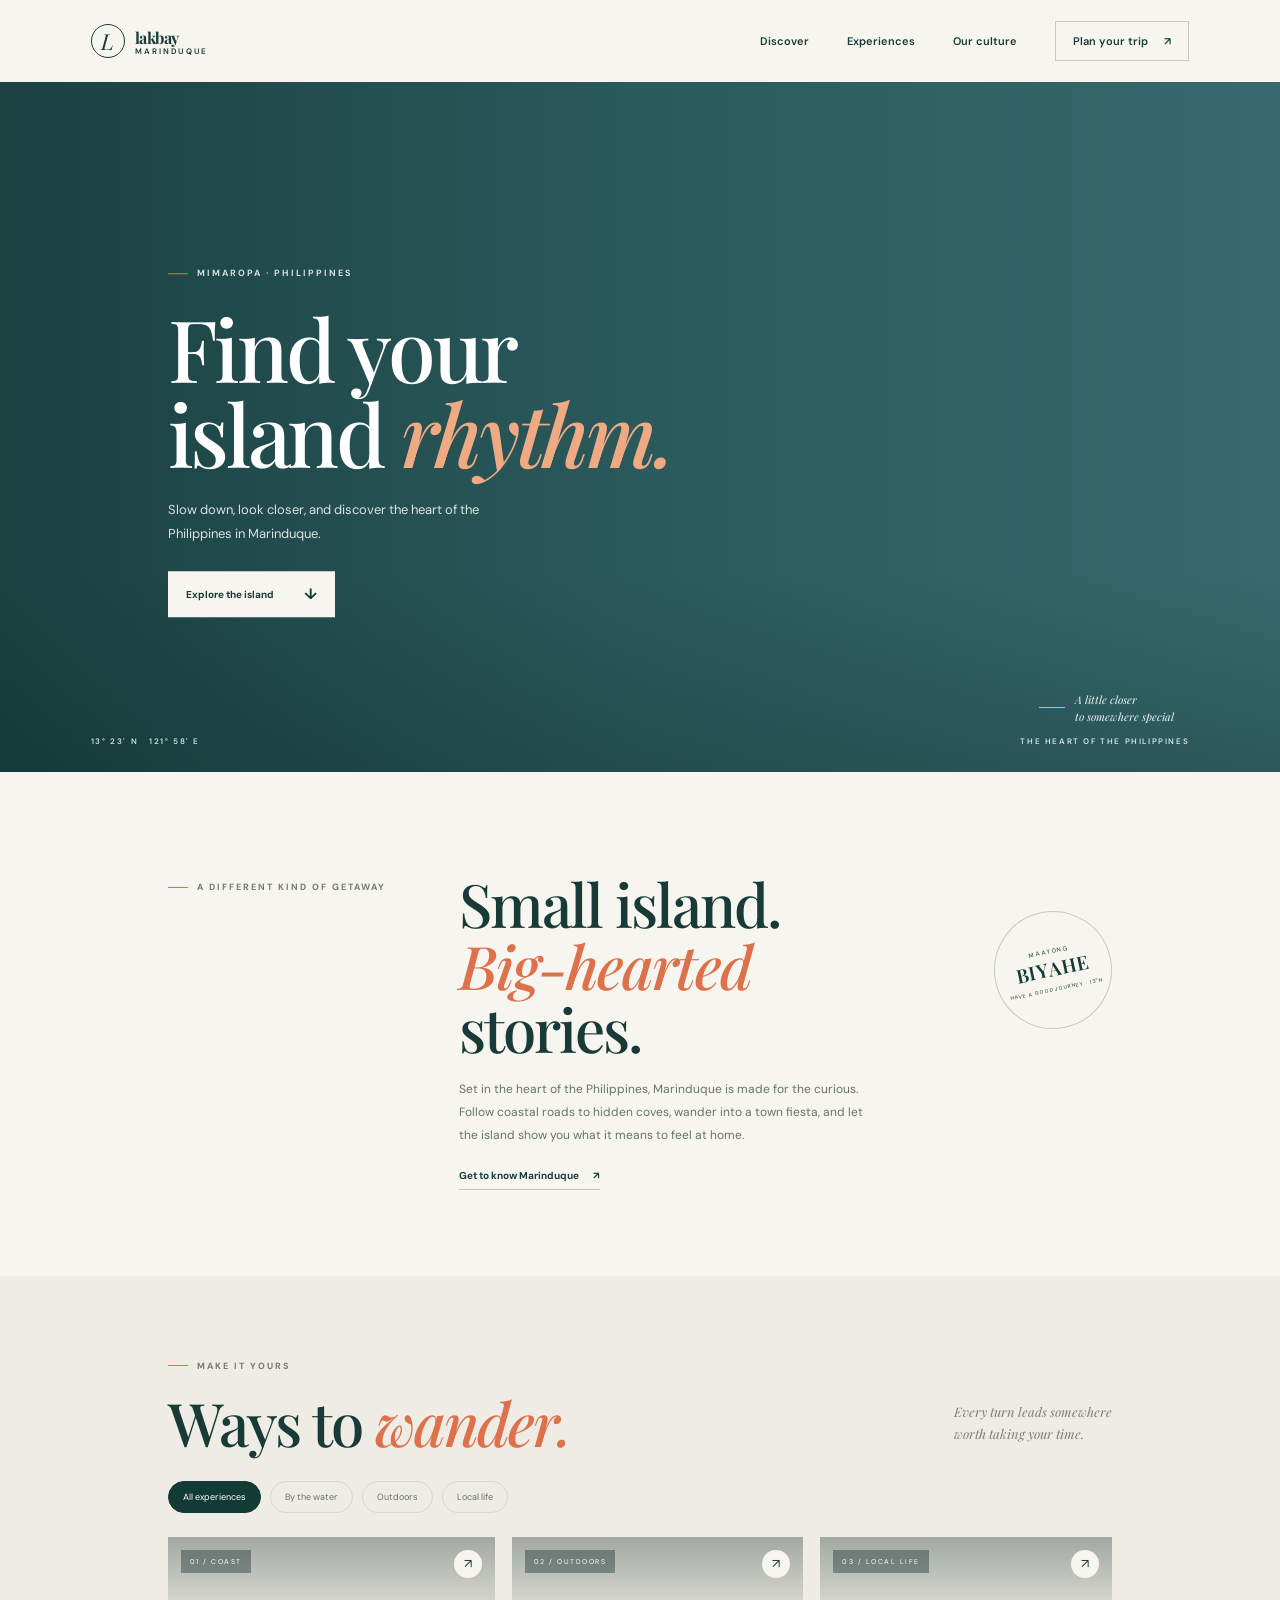
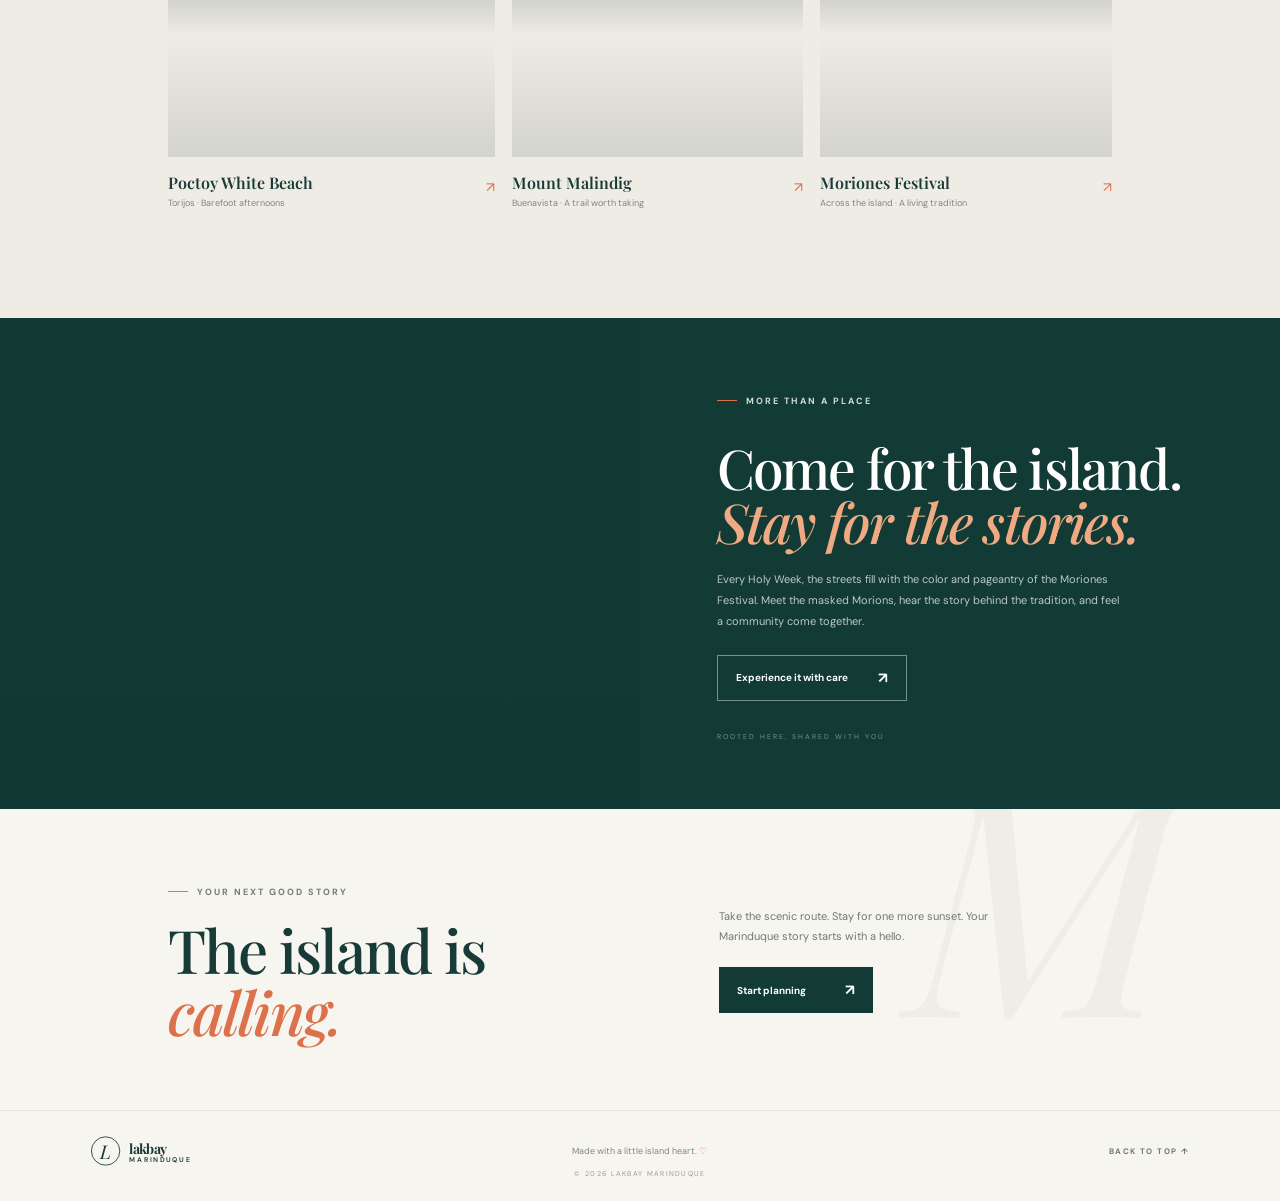
<file: index.html>
<!doctype html>
<html lang="en">
  <head>
    <meta charset="utf-8">
    <meta name="viewport" content="width=device-width, initial-scale=1">
    <meta name="theme-color" content="#f7f5ef">
    <meta name="description" content="Find your own island rhythm in Marinduque. Explore quiet beaches, mountain trails, and the traditions of the heart of the Philippines.">
    <title>Lakbay Marinduque — Find your island rhythm</title>
    <link rel="preconnect" href="https://fonts.googleapis.com">
    <link rel="preconnect" href="https://fonts.gstatic.com" crossorigin>
    <link href="https://fonts.googleapis.com/css2?family=DM+Sans:wght@400;500;600;700&family=Playfair+Display:wght@500;600;700&display=swap" rel="stylesheet">
    <link rel="stylesheet" href="styles.css">
    <script src="script.js" defer></script>
  </head>
  <body>
    <header class="site-header">
      <a class="brand" href="#" aria-label="Lakbay Marinduque home">
        <span class="brand-mark" aria-hidden="true">L</span>
        <span class="brand-name">lakbay<span>marinduque</span></span>
      </a>

      <button class="menu-toggle" type="button" aria-expanded="false" aria-controls="site-nav" aria-label="Open navigation">
        <span></span><span></span>
      </button>

      <nav class="site-nav" id="site-nav" aria-label="Main navigation">
        <a href="#discover">Discover</a>
        <a href="#experiences">Experiences</a>
        <a href="#culture">Our culture</a>
        <a class="nav-cta" href="#plan">Plan your trip <span aria-hidden="true">↗</span></a>
      </nav>
    </header>

    <main>
      <section class="hero" aria-labelledby="hero-title">
        <div class="hero-image" role="img" aria-label="A tropical island coastline with clear blue water"></div>
        <div class="hero-content">
          <p class="eyebrow light-eyebrow"><span></span> MIMAROPA · PHILIPPINES</p>
          <h1 id="hero-title">Find your<br>island <em>rhythm.</em></h1>
          <p class="hero-copy">Slow down, look closer, and discover the heart of the Philippines in Marinduque.</p>
          <a class="button button-light" href="#discover">Explore the island <span aria-hidden="true">↓</span></a>
        </div>
        <div class="hero-caption"><span>13° 23' N &nbsp; 121° 58' E</span><span>THE HEART OF THE PHILIPPINES</span></div>
        <div class="hero-note"><span class="note-line"></span><span>A little closer<br>to somewhere special</span></div>
      </section>

      <section class="intro section-wrap" id="discover">
        <div class="intro-label">
          <p class="eyebrow"><span></span> A DIFFERENT KIND OF GETAWAY</p>
        </div>
        <div class="intro-copy">
          <h2>Small island.<br><em>Big-hearted</em> stories.</h2>
          <p>Set in the heart of the Philippines, Marinduque is made for the curious. Follow coastal roads to hidden coves, wander into a town fiesta, and let the island show you what it means to feel at home.</p>
          <a class="text-link" href="#culture">Get to know Marinduque <span aria-hidden="true">↗</span></a>
        </div>
        <div class="intro-stamp" aria-hidden="true"><span>MAAYONG</span><strong>BIYAHE</strong><span>HAVE A GOOD JOURNEY · 13°N</span></div>
      </section>

      <section class="experiences section-wrap" id="experiences">
        <div class="section-heading">
          <div>
            <p class="eyebrow"><span></span> MAKE IT YOURS</p>
            <h2>Ways to <em>wander.</em></h2>
          </div>
          <p class="section-aside">Every turn leads somewhere<br>worth taking your time.</p>
        </div>

        <div class="filter-row" role="group" aria-label="Filter experiences">
          <button class="filter-button is-active" type="button" data-filter="all" aria-pressed="true">All experiences</button>
          <button class="filter-button" type="button" data-filter="coast" aria-pressed="false">By the water</button>
          <button class="filter-button" type="button" data-filter="nature" aria-pressed="false">Outdoors</button>
          <button class="filter-button" type="button" data-filter="culture" aria-pressed="false">Local life</button>
        </div>

        <div class="destination-grid">
          <article class="destination-card card-large" data-category="coast">
            <a class="card-image image-beach" href="#plan" aria-label="Plan a visit to Poctoy White Beach">
              <span class="card-number">01 / COAST</span>
              <span class="card-arrow" aria-hidden="true">↗</span>
            </a>
            <div class="card-details"><div><h3>Poctoy White Beach</h3><p>Torijos · Barefoot afternoons</p></div><span class="card-icon" aria-hidden="true">↗</span></div>
          </article>

          <article class="destination-card" data-category="nature">
            <a class="card-image image-mountain" href="#plan" aria-label="Plan a visit to Mount Malindig">
              <span class="card-number">02 / OUTDOORS</span>
              <span class="card-arrow" aria-hidden="true">↗</span>
            </a>
            <div class="card-details"><div><h3>Mount Malindig</h3><p>Buenavista · A trail worth taking</p></div><span class="card-icon" aria-hidden="true">↗</span></div>
          </article>

          <article class="destination-card" data-category="culture">
            <a class="card-image image-festival" href="#culture" aria-label="Discover the Moriones Festival">
              <span class="card-number">03 / LOCAL LIFE</span>
              <span class="card-arrow" aria-hidden="true">↗</span>
            </a>
            <div class="card-details"><div><h3>Moriones Festival</h3><p>Across the island · A living tradition</p></div><span class="card-icon" aria-hidden="true">↗</span></div>
          </article>
        </div>
        <p class="filter-empty" hidden>No experiences in this collection just yet. Try another filter.</p>
      </section>

      <section class="culture" id="culture">
        <div class="culture-image" role="img" aria-label="Colorful Filipino festival masks and handmade details"></div>
        <div class="culture-content">
          <p class="eyebrow light-eyebrow"><span></span> MORE THAN A PLACE</p>
          <h2>Come for the island.<br><em>Stay for the stories.</em></h2>
          <p>Every Holy Week, the streets fill with the color and pageantry of the Moriones Festival. Meet the masked Morions, hear the story behind the tradition, and feel a community come together.</p>
          <a class="button button-outline" href="#plan">Experience it with care <span aria-hidden="true">↗</span></a>
          <span class="culture-note">ROOTED HERE, SHARED WITH YOU</span>
        </div>
      </section>

      <section class="plan section-wrap" id="plan">
        <div class="plan-copy">
          <p class="eyebrow"><span></span> YOUR NEXT GOOD STORY</p>
          <h2>The island is<br><em>calling.</em></h2>
        </div>
        <div class="plan-action">
          <p>Take the scenic route. Stay for one more sunset. Your Marinduque story starts with a hello.</p>
          <a class="button button-dark" href="https://philippines.travel/" target="_blank" rel="noreferrer">Start planning <span aria-hidden="true">↗</span></a>
        </div>
        <div class="plan-decoration" aria-hidden="true">M</div>
      </section>
    </main>

    <footer class="site-footer">
      <a class="brand footer-brand" href="#" aria-label="Lakbay Marinduque home">
        <span class="brand-mark" aria-hidden="true">L</span>
        <span class="brand-name">lakbay<span>marinduque</span></span>
      </a>
      <p>Made with a little island heart. <span aria-hidden="true">♡</span></p>
      <a class="back-top" href="#" aria-label="Back to top">BACK TO TOP ↑</a>
      <span class="footer-copy">© <span id="year"></span> LAKBAY MARINDUQUE</span>
    </footer>
  </body>
</html>
</file>
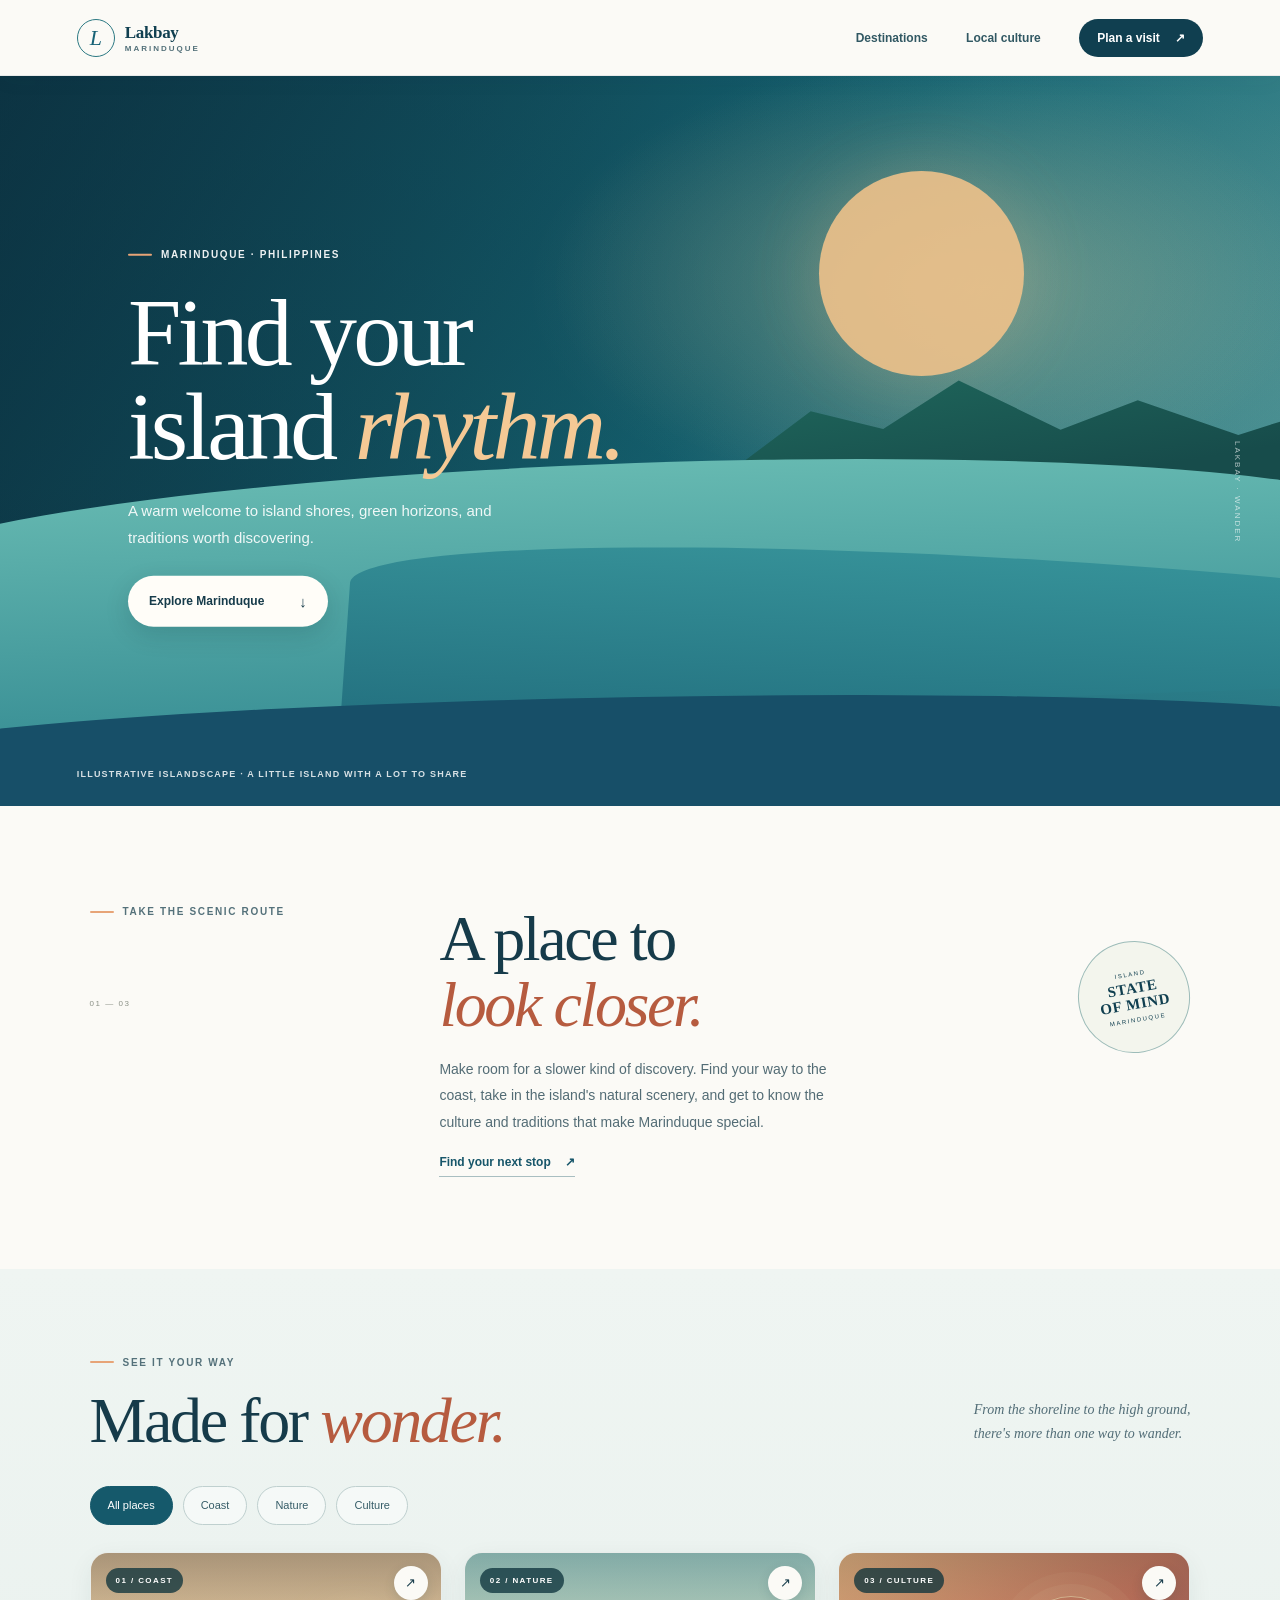
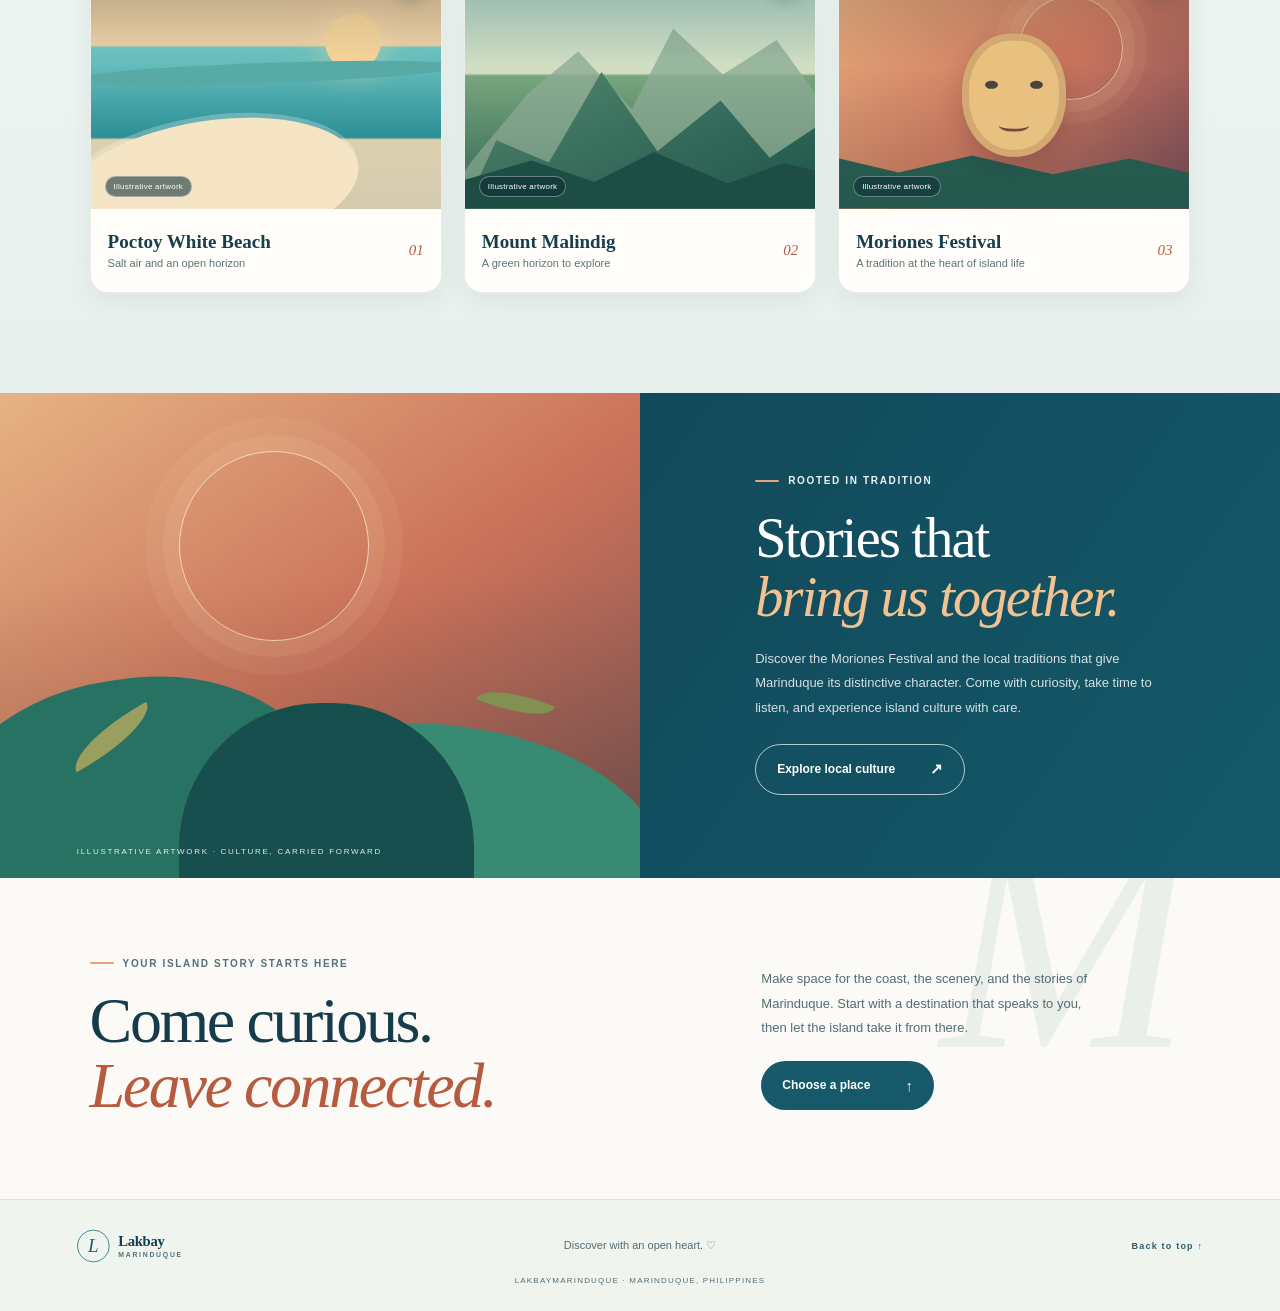
<file: outputs/structured/index.html>
<!doctype html>
<html lang="en">
<head>
  <meta charset="utf-8">
  <meta name="viewport" content="width=device-width, initial-scale=1">
  <meta name="theme-color" content="#f6f4ed">
  <meta name="description" content="Discover the destinations, landscapes, and local culture of Marinduque, Philippines.">
  <title>LakbayMarinduque — Discover the island</title>
  <link rel="stylesheet" href="style.css">
  <script src="script.js" defer></script>
</head>
<body>
  <a class="skip-link" href="#main-content">Skip to content</a>

  <header class="site-header">
    <a class="brand" href="#home" aria-label="LakbayMarinduque home">
      <span class="brand-mark" aria-hidden="true">L</span>
      <span class="brand-name">Lakbay<span>Marinduque</span></span>
    </a>

    <button class="menu-toggle" type="button" aria-expanded="false" aria-controls="site-navigation" aria-label="Open navigation">
      <span></span>
      <span></span>
    </button>

    <nav class="site-navigation" id="site-navigation" aria-label="Main navigation">
      <a href="#destinations">Destinations</a>
      <a href="#culture">Local culture</a>
      <a class="nav-cta" href="#plan">Plan a visit <span aria-hidden="true">↗</span></a>
    </nav>
  </header>

  <main id="main-content">
    <section class="hero" id="home" aria-labelledby="hero-title">
      <div class="hero-art" aria-hidden="true">
        <span class="hero-sun"></span>
        <span class="hero-island"></span>
        <span class="hero-wave wave-one"></span>
        <span class="hero-wave wave-two"></span>
        <span class="hero-wave wave-three"></span>
      </div>
      <div class="hero-content">
        <p class="eyebrow eyebrow-light"><span></span> MARINDUQUE · PHILIPPINES</p>
        <h1 id="hero-title">Find your<br>island <em>rhythm.</em></h1>
        <p class="hero-copy">A warm welcome to island shores, green horizons, and traditions worth discovering.</p>
        <a class="button button-light" href="#destinations">Explore Marinduque <span aria-hidden="true">↓</span></a>
      </div>
      <p class="hero-caption">ILLUSTRATIVE ISLANDSCAPE · A LITTLE ISLAND WITH A LOT TO SHARE</p>
      <span class="hero-side-note" aria-hidden="true">LAKBAY · WANDER</span>
    </section>

    <section class="welcome section-shell" aria-labelledby="welcome-title">
      <div class="welcome-label">
        <p class="eyebrow"><span></span> TAKE THE SCENIC ROUTE</p>
        <span class="welcome-index" aria-hidden="true">01 — 03</span>
      </div>
      <div class="welcome-copy">
        <h2 id="welcome-title">A place to<br><em>look closer.</em></h2>
        <p>Make room for a slower kind of discovery. Find your way to the coast, take in the island's natural scenery, and get to know the culture and traditions that make Marinduque special.</p>
        <a class="text-link" href="#destinations">Find your next stop <span aria-hidden="true">↗</span></a>
      </div>
      <div class="welcome-seal" aria-hidden="true">
        <span>ISLAND</span><strong>STATE<br>OF MIND</strong><span>MARINDUQUE</span>
      </div>
    </section>

    <section class="destinations section-shell" id="destinations" aria-labelledby="destinations-title">
      <div class="section-heading">
        <div>
          <p class="eyebrow"><span></span> SEE IT YOUR WAY</p>
          <h2 id="destinations-title">Made for <em>wonder.</em></h2>
        </div>
        <p class="section-note">From the shoreline to the high ground,<br>there's more than one way to wander.</p>
      </div>

      <div class="filter-list" role="group" aria-label="Filter destinations by category">
        <button class="filter-button is-active" type="button" data-filter="all" aria-pressed="true">All places</button>
        <button class="filter-button" type="button" data-filter="coast" aria-pressed="false">Coast</button>
        <button class="filter-button" type="button" data-filter="nature" aria-pressed="false">Nature</button>
        <button class="filter-button" type="button" data-filter="culture" aria-pressed="false">Culture</button>
      </div>

      <div class="destination-grid" aria-live="polite">
        <article class="destination-card" data-category="coast">
          <a class="destination-art art-beach" href="#plan" aria-label="Learn more about Poctoy White Beach">
            <span class="art-label">01 / COAST</span>
            <span class="art-note">Illustrative artwork</span>
            <span class="art-sun" aria-hidden="true"></span>
            <span class="art-horizon" aria-hidden="true"></span>
            <span class="art-shore" aria-hidden="true"></span>
            <span class="art-arrow" aria-hidden="true">↗</span>
          </a>
          <div class="destination-info">
            <div><h3>Poctoy White Beach</h3><p>Salt air and an open horizon</p></div>
            <span class="destination-number" aria-hidden="true">01</span>
          </div>
        </article>

        <article class="destination-card" data-category="nature">
          <a class="destination-art art-mountain" href="#plan" aria-label="Learn more about Mount Malindig">
            <span class="art-label">02 / NATURE</span>
            <span class="art-note">Illustrative artwork</span>
            <span class="mountain-back" aria-hidden="true"></span>
            <span class="mountain-front" aria-hidden="true"></span>
            <span class="mountain-foreground" aria-hidden="true"></span>
            <span class="art-arrow" aria-hidden="true">↗</span>
          </a>
          <div class="destination-info">
            <div><h3>Mount Malindig</h3><p>A green horizon to explore</p></div>
            <span class="destination-number" aria-hidden="true">02</span>
          </div>
        </article>

        <article class="destination-card" data-category="culture">
          <a class="destination-art art-festival" href="#culture" aria-label="Discover the Moriones Festival and its local traditions">
            <span class="art-label">03 / CULTURE</span>
            <span class="art-note">Illustrative artwork</span>
            <span class="festival-sun" aria-hidden="true"></span>
            <span class="festival-mask" aria-hidden="true"><i></i><i></i><b></b></span>
            <span class="festival-ribbon" aria-hidden="true"></span>
            <span class="art-arrow" aria-hidden="true">↗</span>
          </a>
          <div class="destination-info">
            <div><h3>Moriones Festival</h3><p>A tradition at the heart of island life</p></div>
            <span class="destination-number" aria-hidden="true">03</span>
          </div>
        </article>
      </div>
      <p class="filter-empty" hidden>No destinations in this category yet. Choose another filter.</p>
    </section>

    <section class="culture" id="culture" aria-labelledby="culture-title">
      <div class="culture-art" aria-hidden="true">
        <span class="culture-sun"></span>
        <span class="culture-shape shape-one"></span>
        <span class="culture-shape shape-two"></span>
        <span class="culture-shape shape-three"></span>
        <span class="culture-leaf leaf-one"></span>
        <span class="culture-leaf leaf-two"></span>
      </div>
      <div class="culture-content">
        <p class="eyebrow eyebrow-light"><span></span> ROOTED IN TRADITION</p>
        <h2 id="culture-title">Stories that<br><em>bring us together.</em></h2>
        <p>Discover the Moriones Festival and the local traditions that give Marinduque its distinctive character. Come with curiosity, take time to listen, and experience island culture with care.</p>
        <a class="button button-outline" href="#plan">Explore local culture <span aria-hidden="true">↗</span></a>
      </div>
      <span class="culture-caption">ILLUSTRATIVE ARTWORK · CULTURE, CARRIED FORWARD</span>
    </section>

    <section class="plan section-shell" id="plan" aria-labelledby="plan-title">
      <div>
        <p class="eyebrow"><span></span> YOUR ISLAND STORY STARTS HERE</p>
        <h2 id="plan-title">Come curious.<br><em>Leave connected.</em></h2>
      </div>
      <div class="plan-copy">
        <p>Make space for the coast, the scenery, and the stories of Marinduque. Start with a destination that speaks to you, then let the island take it from there.</p>
        <a class="button button-dark" href="#destinations">Choose a place <span aria-hidden="true">↑</span></a>
      </div>
      <span class="plan-decoration" aria-hidden="true">M</span>
    </section>
  </main>

  <footer class="site-footer">
    <a class="brand footer-brand" href="#home" aria-label="LakbayMarinduque home">
      <span class="brand-mark" aria-hidden="true">L</span>
      <span class="brand-name">Lakbay<span>Marinduque</span></span>
    </a>
    <p>Discover with an open heart. <span aria-hidden="true">♡</span></p>
    <a class="back-to-top" href="#home">Back to top ↑</a>
    <span class="footer-credit">LAKBAYMARINDUQUE · MARINDUQUE, PHILIPPINES</span>
  </footer>
</body>
</html>
</file>
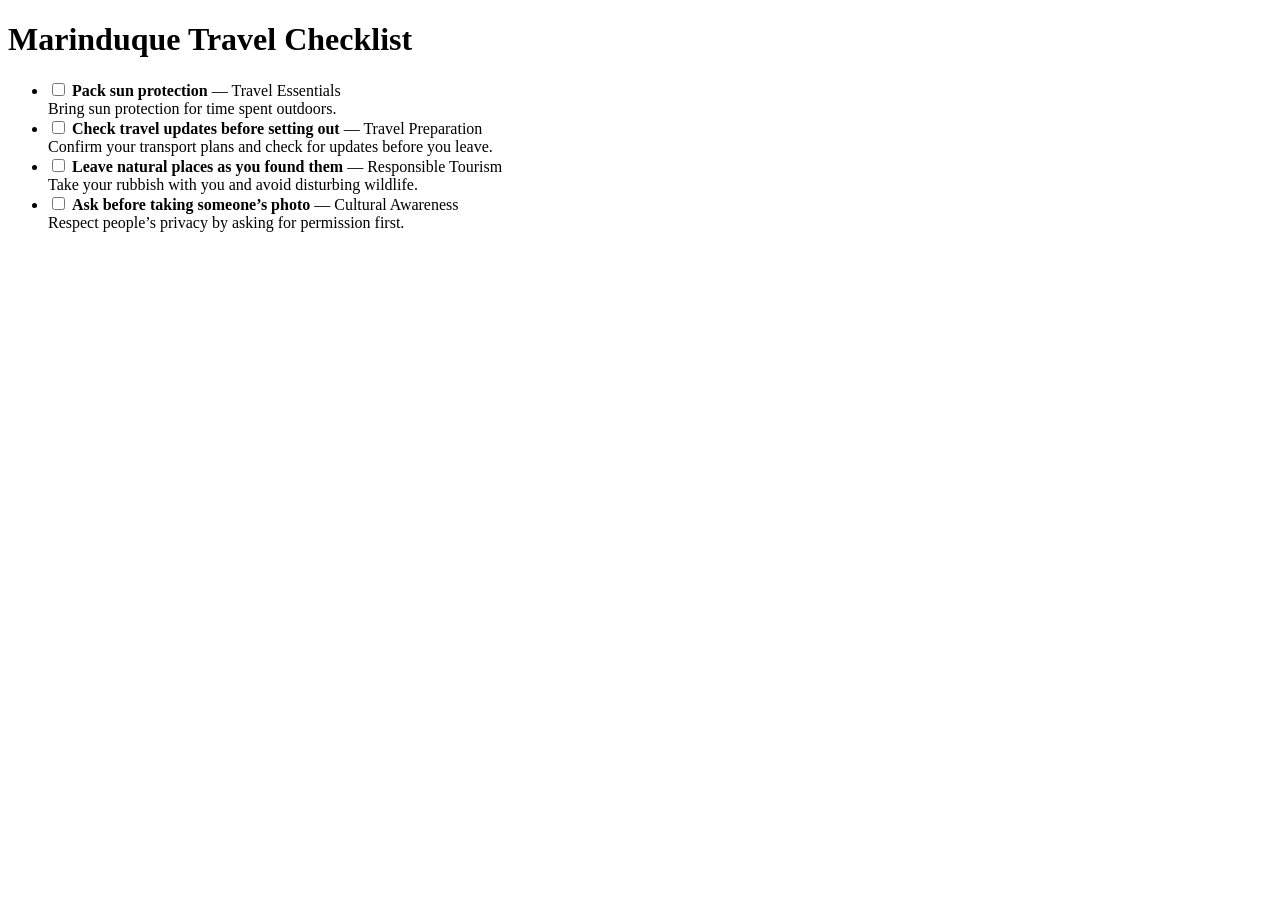
<file: outputs/few-shot/checklist.html>
<!doctype html>
<html lang="en">
<head>
  <meta charset="utf-8">
  <meta name="viewport" content="width=device-width, initial-scale=1">
  <title>Marinduque Travel Checklist</title>
</head>
<body>
  <main>
    <h1>Marinduque Travel Checklist</h1>
    <ul>
      <li>
        <input type="checkbox" id="check-sun-protection">
        <label for="check-sun-protection">
          <strong>Pack sun protection</strong> — <span>Travel Essentials</span><br>
          Bring sun protection for time spent outdoors.
        </label>
      </li>
      <li>
        <input type="checkbox" id="check-travel-updates">
        <label for="check-travel-updates">
          <strong>Check travel updates before setting out</strong> — <span>Travel Preparation</span><br>
          Confirm your transport plans and check for updates before you leave.
        </label>
      </li>
      <li>
        <input type="checkbox" id="check-natural-places">
        <label for="check-natural-places">
          <strong>Leave natural places as you found them</strong> — <span>Responsible Tourism</span><br>
          Take your rubbish with you and avoid disturbing wildlife.
        </label>
      </li>
      <li>
        <input type="checkbox" id="check-photo-permission">
        <label for="check-photo-permission">
          <strong>Ask before taking someone’s photo</strong> — <span>Cultural Awareness</span><br>
          Respect people’s privacy by asking for permission first.
        </label>
      </li>
    </ul>
  </main>
</body>
</html>
</file>
<file: styles.css>
:root {
  color-scheme: light;
  --ink: #193b37;
  --deep: #123b35;
  --cream: #f7f5ef;
  --sand: #eae5da;
  --muted: #747b70;
  --orange: #dd714c;
  --serif: "Playfair Display", Georgia, serif;
  --sans: "DM Sans", "Segoe UI", sans-serif;
}

* { box-sizing: border-box; }
html { scroll-behavior: smooth; }
body { margin: 0; background: var(--cream); color: var(--ink); font-family: var(--sans); -webkit-font-smoothing: antialiased; }
a { color: inherit; text-decoration: none; }
button { font: inherit; }

.site-header {
  height: 82px; padding: 0 7.1%; display: flex; align-items: center; justify-content: space-between;
  background: var(--cream); position: relative; z-index: 5;
}
.brand { display: inline-flex; align-items: center; gap: 10px; }
.brand-mark {
  width: 34px; height: 34px; display: grid; place-items: center; border: 1px solid var(--ink);
  border-radius: 50%; font-family: var(--serif); font-size: 22px; font-style: italic;
}
.brand-name { font-family: var(--serif); font-size: 16px; font-weight: 700; letter-spacing: -.5px; }
.brand-name span { display: block; margin-top: -2px; font-family: var(--sans); font-size: 8px; font-weight: 600; letter-spacing: 2.1px; text-transform: uppercase; }
.site-nav { display: flex; align-items: center; gap: 38px; font-size: 11px; font-weight: 600; }
.site-nav > a:not(.nav-cta) { transition: color .2s ease; }
.site-nav > a:not(.nav-cta):hover, .text-link:hover { color: var(--orange); }
.nav-cta { padding: 12px 17px; border: 1px solid #c8c8bc; transition: background .2s, color .2s; }
.nav-cta:hover { background: var(--deep); border-color: var(--deep); color: white; }
.nav-cta span { margin-left: 13px; }
.menu-toggle { display: none; }

.hero { min-height: 600px; height: min(690px, calc(100svh - 82px)); max-height: 760px; position: relative; overflow: hidden; color: white; background: #396d70; }
.hero-image {
  position: absolute; inset: 0;
  background-image: linear-gradient(90deg, rgba(9, 39, 38, .64) 0%, rgba(10, 45, 46, .31) 49%, rgba(11, 43, 44, .04) 100%), linear-gradient(0deg, rgba(8, 36, 35, .26), transparent 29%), url("https://images.unsplash.com/photo-1500375592092-40eb2168fd21?auto=format&fit=crop&w=2200&q=85");
  background-size: cover; background-position: center 54%; transform: scale(1.01);
}
.hero-content { position: absolute; left: 13.1%; top: 50%; width: min(520px, 72%); transform: translateY(-47%); }
.eyebrow { display: flex; align-items: center; gap: 9px; color: var(--muted); font-size: 9px; font-weight: 700; letter-spacing: 2px; }
.eyebrow > span { width: 20px; height: 1px; background: var(--orange); }
.light-eyebrow { color: rgba(255,255,255,.82); }
.hero h1, .intro h2, .section-heading h2, .culture h2, .plan h2 { margin: 26px 0 0; font: 500 clamp(52px, 7vw, 86px)/.99 var(--serif); letter-spacing: -3.3px; }
h1 em, h2 em { color: #efaa83; font-weight: 500; }
.hero-copy { max-width: 355px; margin: 23px 0 26px; color: rgba(255,255,255,.84); font-size: 13px; line-height: 1.8; }
.button { min-height: 46px; display: inline-flex; align-items: center; justify-content: space-between; gap: 30px; padding: 0 18px; font-size: 10px; font-weight: 700; transition: background .2s, color .2s, transform .2s; }
.button:hover { transform: translateY(-2px); }
.button-light { background: var(--cream); color: var(--ink); }
.button-light:hover { background: #fff; }
.button span { font-size: 15px; }
.hero-caption { position: absolute; left: 7.1%; right: 7.1%; bottom: 26px; display: flex; justify-content: space-between; font-size: 8px; font-weight: 600; letter-spacing: 1.6px; color: rgba(255,255,255,.81); }
.hero-note { position: absolute; right: 8.3%; bottom: 47px; display: flex; gap: 10px; align-items: center; font: italic 11px/1.55 var(--serif); color: rgba(255,255,255,.92); }
.note-line { width: 26px; height: 1px; background: #efaa83; }

.section-wrap { padding-left: 13.1%; padding-right: 13.1%; }
.intro { min-height: 390px; padding-top: 100px; padding-bottom: 92px; display: grid; grid-template-columns: .8fr 1.35fr .55fr; align-items: start; gap: 28px; position: relative; }
.intro .eyebrow { margin-top: 9px; white-space: nowrap; }
.intro h2, .section-heading h2, .plan h2 { margin-top: 0; font-size: clamp(43px, 5vw, 60px); line-height: 1.04; letter-spacing: -2px; }
.intro h2 em, .section-heading h2 em, .plan h2 em { color: var(--orange); }
.intro-copy > p { max-width: 425px; margin: 19px 0 16px; color: #66736b; font-size: 12px; line-height: 1.9; }
.text-link { font-size: 10px; font-weight: 700; border-bottom: 1px solid #c4c9bc; padding-bottom: 7px; }
.text-link span { margin-left: 12px; }
.intro-stamp { width: 118px; height: 118px; justify-self: end; margin-top: 39px; display: flex; flex-direction: column; justify-content: center; align-items: center; border: 1px solid #c3cabe; border-radius: 50%; transform: rotate(-12deg); color: var(--deep); }
.intro-stamp span { font-size: 6px; letter-spacing: 1.7px; }
.intro-stamp strong { font: 600 19px var(--serif); letter-spacing: 1px; }
.intro-stamp span:last-child { margin-top: 5px; font-size: 5px; letter-spacing: 1px; }

.experiences { padding-top: 84px; padding-bottom: 100px; background: #eeece4; }
.section-heading { display: flex; align-items: end; justify-content: space-between; }
.section-heading .eyebrow { margin: 0 0 19px; }
.section-aside { margin: 0 0 8px; color: #788077; font: italic 13px/1.7 var(--serif); }
.filter-row { display: flex; gap: 9px; flex-wrap: wrap; margin: 28px 0 24px; }
.filter-button { padding: 9px 14px; border: 1px solid #d7d8ce; border-radius: 30px; color: #66736b; background: transparent; cursor: pointer; font-size: 9px; transition: all .2s; }
.filter-button:hover, .filter-button.is-active { color: white; background: var(--deep); border-color: var(--deep); }
.destination-grid { display: grid; grid-template-columns: 1.12fr 1fr 1fr; gap: 17px; }
.destination-card { min-width: 0; }
.card-image { height: 220px; display: flex; align-items: flex-start; justify-content: space-between; padding: 13px; color: white; background-size: cover; background-position: center; position: relative; overflow: hidden; }
.card-image::before { content: ""; position: absolute; inset: 0; background: linear-gradient(180deg, rgba(8, 30, 31, .33), transparent 45%, rgba(8, 30, 31, .12)); transition: transform .45s; }
.card-image:hover::before { transform: scale(1.04); }
.card-number, .card-arrow { position: relative; z-index: 1; }
.card-number { padding: 7px 9px; background: rgba(16, 41, 39, .4); font-size: 7px; letter-spacing: 1.5px; }
.card-arrow { width: 28px; height: 28px; display: grid; place-items: center; background: var(--cream); color: var(--ink); border-radius: 50%; font-size: 13px; }
.image-beach { background-image: url("https://images.unsplash.com/photo-1507525428034-b723cf961d3e?auto=format&fit=crop&w=900&q=80"); }
.image-mountain { background-image: url("https://images.unsplash.com/photo-1464822759023-fed622ff2c3b?auto=format&fit=crop&w=900&q=80"); }
.image-festival { background-image: url("https://images.unsplash.com/photo-1533174072545-7a4b6ad7a6c3?auto=format&fit=crop&w=900&q=80"); }
.card-details { min-height: 61px; display: flex; justify-content: space-between; align-items: center; }
.card-details h3 { margin: 7px 0 4px; font: 600 16px var(--serif); }
.card-details p { margin: 0; color: #81867b; font-size: 9px; }
.card-icon { font-size: 14px; color: var(--orange); }
.filter-empty { padding: 18px 0; color: var(--muted); font-size: 12px; }
.destination-card[hidden] { display: none; }

.culture { min-height: 480px; display: grid; grid-template-columns: 1fr 1fr; color: white; background: var(--deep); }
.culture-image { min-height: 480px; background: linear-gradient(0deg, rgba(11,45,40,.14), rgba(11,45,40,.05)), url("https://images.unsplash.com/photo-1514525253161-7a46d19cd819?auto=format&fit=crop&w=1200&q=85") center/cover; }
.culture-content { display: flex; flex-direction: column; justify-content: center; align-items: flex-start; padding: 68px 12%; position: relative; overflow: hidden; }
.culture h2 { margin-top: 24px; font-size: clamp(40px, 4.3vw, 56px); letter-spacing: -1.8px; }
.culture h2 em { color: #efaa83; }
.culture-content > p:not(.eyebrow) { max-width: 410px; margin: 20px 0 23px; color: rgba(255,255,255,.72); font-size: 11px; line-height: 1.9; }
.button-outline { border: 1px solid rgba(255,255,255,.43); color: white; }
.button-outline:hover { background: white; color: var(--deep); }
.culture-note { margin-top: 31px; font-size: 7px; letter-spacing: 2px; color: rgba(255,255,255,.43); }

.plan { min-height: 300px; display: flex; align-items: center; justify-content: space-between; gap: 40px; position: relative; overflow: hidden; padding-top: 68px; padding-bottom: 68px; }
.plan .eyebrow { margin-bottom: 20px; }
.plan-action { width: 280px; margin-right: 12%; z-index: 1; }
.plan-action p { margin: 0 0 20px; color: #70796f; font-size: 11px; line-height: 1.9; }
.button-dark { min-width: 154px; color: white; background: var(--deep); }
.button-dark:hover { background: var(--orange); }
.plan-decoration { position: absolute; z-index: 0; top: -66px; right: 8%; color: #efede5; font: italic 310px/.95 var(--serif); pointer-events: none; }

.site-footer { min-height: 91px; padding: 20px 7.1%; display: grid; grid-template-columns: 1fr 1fr 1fr; align-items: center; border-top: 1px solid #e6e3d9; }
.footer-brand { justify-self: start; transform: scale(.86); transform-origin: left center; }
.site-footer > p { justify-self: center; color: #82867d; font-size: 9px; }
.site-footer > p span { color: var(--orange); }
.back-top { justify-self: end; color: #6f796f; font-size: 8px; font-weight: 700; letter-spacing: 1.4px; }
.footer-copy { grid-column: 1 / -1; justify-self: center; margin-top: -5px; color: #9a9c92; font-size: 7px; letter-spacing: 1.3px; }

@media (min-width: 1500px) {
  .section-wrap { padding-left: max(13.1%, calc((100vw - 1120px) / 2)); padding-right: max(13.1%, calc((100vw - 1120px) / 2)); }
}
@media (max-width: 900px) {
  .site-header { padding: 0 5%; }
  .site-nav { gap: 22px; }
  .hero-content { left: 9%; }
  .section-wrap { padding-left: 8%; padding-right: 8%; }
  .intro { grid-template-columns: .75fr 1.4fr; }
  .intro-stamp { display: none; }
  .destination-grid { gap: 12px; }
  .card-image { height: 190px; }
  .culture-content { padding: 54px 9%; }
  .plan-action { margin-right: 5%; }
}
@media (max-width: 650px) {
  .site-header { height: 70px; padding: 0 6%; }
  .menu-toggle { width: 38px; height: 38px; display: flex; flex-direction: column; justify-content: center; align-items: center; gap: 6px; border: 1px solid #d8d8cd; border-radius: 50%; background: transparent; cursor: pointer; }
  .menu-toggle span { width: 14px; height: 1px; background: var(--ink); }
  .site-nav { display: none; position: absolute; top: 70px; left: 0; right: 0; padding: 10px 6% 20px; align-items: stretch; flex-direction: column; gap: 0; background: var(--cream); border-top: 1px solid #e9e7df; box-shadow: 0 12px 18px rgba(20,45,40,.08); }
  .site-nav.is-open { display: flex; }
  .site-nav > a:not(.nav-cta) { padding: 13px 0; border-bottom: 1px solid #e9e7df; }
  .nav-cta { align-self: flex-start; margin-top: 13px; }
  .hero { min-height: 600px; height: calc(87svh - 70px); max-height: 740px; }
  .hero-image { background-position: 56% center; background-image: linear-gradient(90deg, rgba(9, 39, 38, .61), rgba(10, 45, 46, .18)), linear-gradient(0deg, rgba(8,36,35,.32), transparent 35%), url("https://images.unsplash.com/photo-1500375592092-40eb2168fd21?auto=format&fit=crop&w=1400&q=80"); }
  .hero-content { left: 7%; width: 86%; top: 46%; }
  .hero h1 { font-size: clamp(58px, 15vw, 82px); letter-spacing: -2.6px; }
  .hero-copy { max-width: 290px; font-size: 12px; }
  .hero-caption { left: 7%; right: 7%; bottom: 20px; font-size: 6px; letter-spacing: 1px; }
  .hero-note { display: none; }
  .section-wrap { padding-left: 7%; padding-right: 7%; }
  .intro { display: block; min-height: auto; padding-top: 70px; padding-bottom: 72px; }
  .intro .eyebrow { margin: 0 0 24px; font-size: 8px; }
  .intro h2, .section-heading h2, .plan h2 { font-size: 49px; }
  .intro-copy > p { margin-top: 17px; }
  .experiences { padding-top: 67px; padding-bottom: 72px; }
  .section-heading { align-items: flex-start; }
  .section-heading h2 { font-size: 46px; }
  .section-aside { display: none; }
  .filter-row { gap: 7px; margin: 23px 0 18px; }
  .filter-button { padding: 8px 11px; font-size: 8px; }
  .destination-grid { grid-template-columns: 1fr; gap: 15px; }
  .card-image { height: 235px; }
  .card-details h3 { font-size: 17px; }
  .culture { grid-template-columns: 1fr; }
  .culture-image { min-height: 300px; }
  .culture-content { min-height: 375px; padding: 52px 7%; }
  .culture h2 { font-size: 44px; }
  .plan { min-height: auto; display: block; padding-top: 64px; padding-bottom: 66px; }
  .plan-action { width: min(100%, 320px); margin: 23px 0 0; }
  .plan-decoration { top: 3px; right: -2%; font-size: 210px; }
  .site-footer { padding: 22px 6%; grid-template-columns: 1fr 1fr; gap: 12px; }
  .site-footer > p { display: none; }
  .footer-copy { justify-self: start; grid-column: 1; margin-top: 1px; }
  .back-top { grid-column: 2; grid-row: 2; }
}

@media (prefers-reduced-motion: reduce) {
  *, *::before, *::after { scroll-behavior: auto !important; transition-duration: .01ms !important; }
}
</file>
<file: outputs/structured/style.css>
:root {
  color-scheme: light;
  --ink: #163b4a;
  --deep: #103f50;
  --cream: #fbfaf6;
  --paper: #f0f4f1;
  --muted: #526d77;
  --coral: #b65b3f;
  --peach: #f2c390;
  --serif: Georgia, "Times New Roman", serif;
  --sans: "Segoe UI", Arial, sans-serif;
}

* { box-sizing: border-box; }
html { scroll-behavior: smooth; }
body { margin: 0; background: var(--cream); color: var(--ink); font-family: var(--sans); -webkit-font-smoothing: antialiased; }
a { color: inherit; text-decoration: none; }
button { font: inherit; }
a:focus-visible, button:focus-visible { outline: 3px solid #bb583c; outline-offset: 4px; }
.skip-link { position: fixed; top: 8px; left: 8px; z-index: 10; padding: 10px 14px; transform: translateY(-150%); background: white; color: var(--ink); }
.skip-link:focus { transform: translateY(0); }

.site-header { height: 78px; padding: 0 7%; display: flex; align-items: center; justify-content: space-between; position: relative; z-index: 5; background: var(--cream); }
.brand { display: inline-flex; align-items: center; gap: 10px; }
.brand-mark { width: 34px; height: 34px; display: grid; place-items: center; border: 1px solid var(--ink); border-radius: 50%; font: italic 22px var(--serif); }
.brand-name { font: 700 15px var(--serif); letter-spacing: -.35px; }
.brand-name span { display: block; margin-top: 1px; font: 700 8px var(--sans); letter-spacing: 2px; text-transform: uppercase; }
.site-navigation { display: flex; align-items: center; gap: 36px; font-size: 11px; font-weight: 600; }
.site-navigation > a:not(.nav-cta):hover, .text-link:hover, .back-to-top:hover { color: var(--coral); }
.nav-cta { padding: 12px 16px; border: 1px solid #c9c9bd; transition: background .2s, color .2s; }
.nav-cta:hover { background: var(--deep); border-color: var(--deep); color: white; }
.nav-cta span { margin-left: 12px; }
.menu-toggle { display: none; }

.hero { min-height: 590px; height: min(690px, calc(100svh - 78px)); max-height: 760px; position: relative; overflow: hidden; color: white; background: linear-gradient(113deg, #174d47 0%, #357a78 46%, #82b9ad 100%); }
.hero::before { content: ""; position: absolute; inset: 0; background: linear-gradient(90deg, rgba(10, 44, 40, .39), transparent 75%), linear-gradient(0deg, rgba(8, 42, 38, .29), transparent 37%); }
.hero-content { position: absolute; z-index: 2; top: 48%; left: 13%; width: min(510px, 75%); transform: translateY(-47%); }
.eyebrow { display: flex; align-items: center; gap: 9px; margin: 0; color: var(--muted); font-size: 9px; font-weight: 700; letter-spacing: 1.8px; }
.eyebrow > span { width: 19px; height: 1px; background: var(--coral); }
.eyebrow-light { color: rgba(255,255,255,.88); }
.hero h1, .welcome h2, .section-heading h2, .culture h2, .plan h2 { margin: 26px 0 0; font: 500 clamp(54px, 7vw, 84px)/.99 var(--serif); letter-spacing: -3px; }
.hero h1 em, h2 em { color: var(--peach); font-weight: 500; }
.hero-copy { max-width: 355px; margin: 22px 0 25px; color: rgba(255,255,255,.9); font-size: 13px; line-height: 1.8; }
.button { min-height: 46px; display: inline-flex; align-items: center; justify-content: space-between; gap: 27px; padding: 0 17px; font-size: 10px; font-weight: 700; transition: background .2s, color .2s, transform .2s; }
.button:hover { transform: translateY(-2px); }
.button-light { background: var(--cream); color: var(--ink); }
.button-light:hover { background: white; }
.button span { font-size: 15px; }
.hero-art { position: absolute; inset: 0; overflow: hidden; background: radial-gradient(ellipse at 74% 30%, rgba(255,223,159,.36), transparent 28%), linear-gradient(175deg, transparent 53%, rgba(12,65,60,.2) 54%, transparent 55%); }
.hero-sun { position: absolute; top: 13%; right: 20%; width: clamp(110px, 16vw, 210px); aspect-ratio: 1; border-radius: 50%; background: #f3bc84; opacity: .88; box-shadow: 0 0 80px rgba(252,198,144,.24); }
.hero-island { position: absolute; right: -5%; bottom: 38%; width: 69%; height: 22%; border-radius: 50% 50% 0 0 / 100% 100% 0 0; transform: rotate(-5deg); background: linear-gradient(175deg, #235b49, #17463e 70%); clip-path: polygon(0 100%, 8% 72%, 20% 55%, 28% 63%, 40% 22%, 48% 37%, 57% 11%, 68% 47%, 77% 33%, 88% 60%, 100% 45%, 100% 100%); }
.hero-wave { position: absolute; left: -10%; width: 120%; border-radius: 50% 50% 0 0 / 35% 35% 0 0; }
.wave-one { height: 34%; bottom: 13%; transform: rotate(-2deg); background: linear-gradient(180deg, #67aaa1, #438f8c); }
.wave-two { height: 28%; bottom: 5%; left: 27%; transform: rotate(4deg); background: linear-gradient(180deg, #2f807d, #266c6d); opacity: .9; }
.wave-three { height: 18%; bottom: -3%; transform: rotate(-1deg); background: #1b5a59; }
.hero-caption { position: absolute; z-index: 2; bottom: 25px; left: 7%; margin: 0; color: rgba(255,255,255,.83); font-size: 8px; font-weight: 700; letter-spacing: 1.5px; }
.hero-side-note { position: absolute; z-index: 2; top: 50%; right: 3%; writing-mode: vertical-rl; color: rgba(255,255,255,.65); font-size: 8px; letter-spacing: 2px; }

.section-shell { padding-left: 13%; padding-right: 13%; }
.welcome { min-height: 360px; padding-top: 88px; padding-bottom: 82px; display: grid; grid-template-columns: .82fr 1.35fr .5fr; gap: 25px; align-items: start; }
.welcome-label { display: flex; flex-direction: column; gap: 77px; }
.welcome-label .eyebrow { white-space: nowrap; }
.welcome-index { color: #8b9187; font-size: 8px; letter-spacing: 1.5px; }
.welcome h2, .section-heading h2, .plan h2 { margin: 0; font-size: clamp(43px, 5vw, 60px); line-height: 1.03; letter-spacing: -2px; }
.welcome h2 em, .section-heading h2 em, .plan h2 em { color: var(--coral); }
.welcome-copy > p { max-width: 425px; margin: 18px 0 16px; color: #5f6d65; font-size: 12px; line-height: 1.9; }
.text-link { display: inline-block; padding-bottom: 7px; border-bottom: 1px solid #c4c9bc; font-size: 10px; font-weight: 700; }
.text-link span { margin-left: 11px; }
.welcome-seal { width: 112px; height: 112px; justify-self: end; margin-top: 35px; display: flex; flex-direction: column; justify-content: center; align-items: center; border: 1px solid #c3cabe; border-radius: 50%; transform: rotate(-10deg); color: var(--deep); text-align: center; }
.welcome-seal span { font-size: 6px; letter-spacing: 1.6px; }
.welcome-seal strong { margin: 4px 0; font: 600 15px/1.05 var(--serif); letter-spacing: .7px; }

.destinations { padding-top: 79px; padding-bottom: 91px; background: var(--paper); }
.section-heading { display: flex; align-items: end; justify-content: space-between; }
.section-heading .eyebrow { margin-bottom: 18px; }
.section-note { margin: 0 0 8px; color: #68766e; font: italic 13px/1.7 var(--serif); }
.filter-list { display: flex; flex-wrap: wrap; gap: 9px; margin: 27px 0 24px; }
.filter-button { padding: 9px 14px; border: 1px solid #c9cdc2; border-radius: 30px; background: transparent; color: #4f6259; cursor: pointer; font-size: 8px; transition: background .2s, color .2s, border-color .2s; }
.filter-button:hover, .filter-button.is-active { background: var(--deep); border-color: var(--deep); color: white; }
.destination-grid { display: grid; grid-template-columns: repeat(3, minmax(0, 1fr)); gap: 17px; }
.destination-card { min-width: 0; }
.destination-card[hidden] { display: none; }
.destination-art { height: 225px; display: block; position: relative; overflow: hidden; isolation: isolate; background: #80aaa1; }
.destination-art::after { content: ""; position: absolute; z-index: -1; inset: 0; background: linear-gradient(180deg, rgba(14,43,40,.22), transparent 44%, rgba(12,46,41,.14)); }
.art-label { position: absolute; top: 12px; left: 12px; z-index: 2; padding: 7px 9px; background: rgba(14,47,44,.55); color: white; font-size: 7px; font-weight: 600; letter-spacing: 1.4px; }
.art-arrow { position: absolute; top: 11px; right: 11px; z-index: 2; width: 29px; height: 29px; display: grid; place-items: center; border-radius: 50%; background: var(--cream); color: var(--ink); font-size: 13px; transition: transform .2s; }
.destination-art:hover .art-arrow { transform: rotate(45deg); }
.art-beach { background: linear-gradient(180deg, #d7a67d 0%, #edc698 37%, #65b6b0 38%, #368f91 74%, #f0d8aa 75%, #ead4ac 100%); }
.art-beach::before { content: ""; position: absolute; z-index: -1; top: 24%; right: 17%; width: 56px; height: 56px; border-radius: 50%; background: #f7d49b; box-shadow: 0 0 35px rgba(255,226,168,.6); }
.art-horizon { position: absolute; z-index: 0; top: 43%; left: -6%; width: 112%; height: 8%; border-radius: 50%; background: #4c9993; transform: rotate(-2deg); }
.art-shore { position: absolute; z-index: 1; bottom: -18%; left: -9%; width: 86%; height: 52%; border-radius: 50%; background: #f4dfb9; transform: rotate(-9deg); box-shadow: 0 -5px 0 rgba(255,255,255,.25); }
.art-sun { display: none; }
.art-mountain { background: linear-gradient(180deg, #a2c5bd 0%, #c9d2b2 48%, #7a9674 49%, #446f57 100%); }
.mountain-back, .mountain-front, .mountain-foreground { position: absolute; z-index: -1; inset: auto; bottom: 0; width: 100%; height: 76%; clip-path: polygon(0 100%, 10% 75%, 23% 47%, 35% 29%, 48% 54%, 58% 19%, 70% 39%, 83% 24%, 100% 66%, 100% 100%); }
.mountain-back { background: #849c83; transform: scale(1.18) translateY(-5%); opacity: .8; }
.mountain-front { height: 62%; background: linear-gradient(145deg, #54795e, #244e43); clip-path: polygon(0 100%, 9% 57%, 24% 71%, 39% 14%, 55% 64%, 73% 32%, 87% 68%, 100% 49%, 100% 100%); }
.mountain-foreground { height: 28%; background: #234c3d; clip-path: polygon(0 100%, 0 60%, 19% 33%, 37% 63%, 54% 21%, 75% 65%, 91% 37%, 100% 47%, 100% 100%); }
.art-festival { background: linear-gradient(135deg, #ec9b67, #cc6550 55%, #713c48); }
.festival-sun { position: absolute; z-index: -1; right: 19%; top: 17%; width: 104px; aspect-ratio: 1; border: 1px solid rgba(255,238,190,.64); border-radius: 50%; box-shadow: 0 0 0 12px rgba(255,238,190,.08), 0 0 0 24px rgba(255,238,190,.06); }
.festival-mask { position: absolute; z-index: 0; left: 50%; top: 51%; width: 104px; height: 123px; transform: translate(-50%,-40%); border-radius: 46% 46% 48% 48%; background: #e8c07f; box-shadow: inset 0 0 0 7px rgba(117,62,52,.18), 0 9px 22px rgba(48,32,36,.2); }
.festival-mask i { position: absolute; top: 38%; width: 13px; height: 8px; border-radius: 50%; background: #4b4540; }
.festival-mask i:first-child { left: 22%; }
.festival-mask i:nth-child(2) { right: 22%; }
.festival-mask b { position: absolute; left: 50%; bottom: 20%; width: 31px; height: 13px; border-bottom: 3px solid #75483e; border-radius: 0 0 50% 50%; transform: translateX(-50%); }
.festival-ribbon { position: absolute; z-index: -1; left: 0; right: 0; bottom: 0; height: 23%; background: #285f52; clip-path: polygon(0 15%, 17% 39%, 38% 10%, 61% 42%, 83% 15%, 100% 40%, 100% 100%, 0 100%); }
.destination-info { min-height: 69px; display: flex; align-items: center; justify-content: space-between; }
.destination-info h3 { margin: 7px 0 4px; font: 600 16px var(--serif); }
.destination-info p { margin: 0; color: #647168; font-size: 9px; }
.destination-number { color: var(--coral); font: italic 13px var(--serif); }
.filter-empty { padding: 18px 0; color: var(--muted); font-size: 12px; }

.culture { min-height: 455px; display: grid; grid-template-columns: 1fr 1fr; position: relative; overflow: hidden; background: var(--deep); color: white; }
.culture-art { min-height: 455px; position: relative; overflow: hidden; background: linear-gradient(145deg, #e5a078, #b85f4d 50%, #75434a); }
.culture-art::after { content: ""; position: absolute; inset: 0; background: linear-gradient(0deg, rgba(37,50,40,.22), transparent 62%); }
.culture-sun { position: absolute; top: 12%; left: 28%; width: 190px; aspect-ratio: 1; border: 1px solid rgba(255,239,195,.55); border-radius: 50%; box-shadow: 0 0 0 16px rgba(255,239,195,.08), 0 0 0 34px rgba(255,239,195,.06); }
.culture-shape { position: absolute; z-index: 1; bottom: -20%; border-radius: 48% 48% 0 0; }
.shape-one { left: -10%; width: 62%; height: 61%; background: #285a4b; transform: rotate(-9deg); }
.shape-two { right: -4%; width: 66%; height: 51%; background: #38745a; transform: rotate(9deg); }
.shape-three { left: 28%; bottom: -26%; width: 46%; height: 62%; background: #174c40; }
.culture-leaf { position: absolute; z-index: 2; width: 95px; height: 28px; border-radius: 100% 0 100% 0; background: #9a9e5f; }
.leaf-one { left: 10%; bottom: 26%; transform: rotate(-29deg); }
.leaf-two { right: 12%; bottom: 33%; transform: rotate(22deg) scale(.8); background: #829052; }
.culture-content { display: flex; flex-direction: column; align-items: flex-start; justify-content: center; padding: 63px 12%; }
.culture h2 { margin-top: 23px; font-size: clamp(40px, 4.3vw, 55px); letter-spacing: -1.8px; }
.culture h2 em { color: var(--peach); }
.culture-content > p:not(.eyebrow) { max-width: 410px; margin: 19px 0 23px; color: rgba(255,255,255,.82); font-size: 11px; line-height: 1.9; }
.button-outline { border: 1px solid rgba(255,255,255,.55); color: white; }
.button-outline:hover { background: white; color: var(--deep); }
.culture-caption { position: absolute; bottom: 20px; left: 7%; z-index: 2; color: rgba(255,255,255,.88); font-size: 7px; letter-spacing: 1.7px; }

.plan { min-height: 290px; display: flex; align-items: center; justify-content: space-between; gap: 40px; position: relative; overflow: hidden; padding-top: 67px; padding-bottom: 67px; }
.plan .eyebrow { margin-bottom: 19px; }
.plan-copy { width: 290px; margin-right: 12%; z-index: 1; }
.plan-copy > p { margin: 0 0 20px; color: #5f6d65; font-size: 11px; line-height: 1.9; }
.button-dark { min-width: 150px; background: var(--deep); color: white; }
.button-dark:hover { background: var(--coral); }
.plan-decoration { position: absolute; top: -70px; right: 7%; color: #eeece4; font: italic 300px/.95 var(--serif); pointer-events: none; }

.site-footer { min-height: 94px; padding: 18px 7%; display: grid; grid-template-columns: 1fr 1fr 1fr; align-items: center; border-top: 1px solid #e5e2d9; }
.footer-brand { justify-self: start; transform: scale(.86); transform-origin: left center; }
.site-footer > p { justify-self: center; color: #67746b; font-size: 9px; }
.site-footer > p span { color: var(--coral); }
.back-to-top { justify-self: end; color: #506159; font-size: 8px; font-weight: 700; letter-spacing: 1.2px; }
.footer-credit { grid-column: 1 / -1; justify-self: center; margin-top: -5px; color: #68746b; font-size: 7px; letter-spacing: 1.2px; }

@media (min-width: 1500px) {
  .section-shell { padding-left: max(13%, calc((100vw - 1120px) / 2)); padding-right: max(13%, calc((100vw - 1120px) / 2)); }
}

@media (max-width: 900px) {
  .site-header { padding: 0 5%; }
  .site-navigation { gap: 22px; }
  .hero-content { left: 9%; }
  .section-shell { padding-left: 8%; padding-right: 8%; }
  .welcome { grid-template-columns: .72fr 1.4fr; }
  .welcome-seal { display: none; }
  .destination-art { height: 190px; }
  .destination-grid { gap: 12px; }
  .culture-content { padding-right: 8%; padding-left: 8%; }
  .plan-copy { margin-right: 4%; }
}

@media (max-width: 650px) {
  .site-header { height: 70px; padding: 0 6%; }
  .menu-toggle { width: 40px; height: 40px; display: flex; flex-direction: column; justify-content: center; align-items: center; gap: 6px; border: 1px solid #c9c9bd; border-radius: 50%; background: transparent; cursor: pointer; }
  .menu-toggle span { width: 15px; height: 1px; background: var(--ink); transition: transform .2s; }
  .menu-toggle[aria-expanded="true"] span:first-child { transform: translateY(3.5px) rotate(45deg); }
  .menu-toggle[aria-expanded="true"] span:last-child { transform: translateY(-3.5px) rotate(-45deg); }
  .site-navigation { display: none; position: absolute; top: 70px; left: 0; right: 0; padding: 8px 6% 20px; align-items: stretch; flex-direction: column; gap: 0; background: var(--cream); border-top: 1px solid #e5e2d9; box-shadow: 0 12px 18px rgba(20,45,40,.1); }
  .site-navigation.is-open { display: flex; }
  .site-navigation > a:not(.nav-cta) { padding: 13px 0; border-bottom: 1px solid #e5e2d9; }
  .nav-cta { align-self: flex-start; margin-top: 13px; }
  .hero { min-height: 590px; height: calc(87svh - 70px); max-height: 740px; }
  .hero-content { top: 45%; left: 7%; width: 86%; }
  .hero h1 { font-size: clamp(58px, 15vw, 78px); letter-spacing: -2.5px; }
  .hero-copy { max-width: 290px; font-size: 12px; }
  .hero-sun { top: 14%; right: 13%; width: 120px; }
  .hero-island { right: -23%; width: 95%; bottom: 39%; }
  .hero-caption { left: 7%; bottom: 19px; font-size: 7px; letter-spacing: 1px; }
  .hero-side-note { right: 3%; font-size: 7px; }
  .section-shell { padding-left: 7%; padding-right: 7%; }
  .welcome { display: block; min-height: auto; padding-top: 66px; padding-bottom: 68px; }
  .welcome-label { gap: 0; margin-bottom: 22px; }
  .welcome-label .eyebrow { font-size: 8px; }
  .welcome-index { display: none; }
  .welcome h2, .section-heading h2, .plan h2 { font-size: 47px; }
  .welcome-copy > p { margin-top: 16px; }
  .destinations { padding-top: 64px; padding-bottom: 68px; }
  .section-heading { align-items: flex-start; }
  .section-heading h2 { font-size: 43px; }
  .section-note { display: none; }
  .filter-list { gap: 7px; margin: 22px 0 18px; }
  .filter-button { padding: 8px 11px; font-size: 8px; }
  .destination-grid { grid-template-columns: 1fr; gap: 14px; }
  .destination-art { height: 235px; }
  .destination-info h3 { font-size: 17px; }
  .culture { grid-template-columns: 1fr; }
  .culture-art { min-height: 280px; }
  .culture-content { min-height: 365px; padding: 48px 7%; }
  .culture h2 { font-size: 43px; }
  .culture-caption { left: 7%; bottom: auto; top: 255px; }
  .plan { min-height: auto; display: block; padding-top: 59px; padding-bottom: 64px; }
  .plan-copy { width: min(100%, 330px); margin: 22px 0 0; }
  .plan-decoration { top: -2px; right: -4%; font-size: 205px; }
  .site-footer { padding: 20px 6%; grid-template-columns: 1fr 1fr; gap: 10px; }
  .site-footer > p { display: none; }
  .footer-credit { grid-column: 1; justify-self: start; margin-top: 0; font-size: 6px; letter-spacing: .8px; }
  .back-to-top { grid-column: 2; grid-row: 2; }
}

@media (prefers-reduced-motion: reduce) {
  *, *::before, *::after { scroll-behavior: auto !important; transition-duration: .01ms !important; }
}

/* Refined visual layer: keep the CSS scenery clearly distinct from destination photos. */
body {
  background: var(--cream);
  color: var(--ink);
  font-size: 15px;
}

.site-header {
  position: sticky;
  top: 0;
  height: 76px;
  padding-inline: max(6%, calc((100vw - 1240px) / 2));
  background: rgba(251, 250, 246, .96);
  border-bottom: 1px solid rgba(22, 59, 74, .08);
  box-shadow: 0 4px 22px rgba(17, 58, 73, .045);
  backdrop-filter: blur(14px);
}

.brand-mark {
  width: 38px;
  height: 38px;
  border: 1px solid #2b7882;
  color: #176276;
}

.brand-name { color: var(--deep); font-size: 17px; }
.brand-name span { color: #54717a; }
.site-navigation { gap: clamp(20px, 3vw, 42px); color: #315863; font-size: 12px; }
.site-navigation > a:not(.nav-cta) { padding-block: 10px; }
.nav-cta { padding: 12px 18px; border: 0; border-radius: 30px; background: var(--deep); color: white; }
.nav-cta:hover { background: #237983; border-color: #237983; color: white; }

.hero {
  min-height: 610px;
  height: min(730px, calc(100svh - 76px));
  background: linear-gradient(125deg, #103f50 0%, #176c7a 52%, #62aaa8 100%);
}

.hero::before {
  background:
    radial-gradient(ellipse at 77% 29%, rgba(255, 219, 161, .16), transparent 33%),
    linear-gradient(90deg, rgba(8, 40, 53, .51), rgba(8, 40, 53, .09) 77%),
    linear-gradient(0deg, rgba(9, 48, 58, .35), transparent 44%);
}

.hero-content { left: max(10%, calc((100vw - 1120px) / 2)); }
.eyebrow { color: #54717a; font-size: 10px; letter-spacing: 1.65px; }
.eyebrow-light { color: rgba(255,255,255,.93); }
.eyebrow > span { width: 24px; height: 2px; border-radius: 2px; background: #e7a477; }
.hero h1 { font-size: clamp(62px, 7.6vw, 96px); letter-spacing: -3.8px; line-height: .98; }
.hero h1 em { color: #f5c995; }
.hero-copy { max-width: 410px; font-size: 15px; line-height: 1.8; }
.button { min-height: 51px; gap: 35px; padding-inline: 21px; border-radius: 30px; font-size: 12px; }
.button-light { background: #fffdf8; box-shadow: 0 8px 25px rgba(5, 35, 43, .15); }
.button-light:hover { background: #f1dfc3; }
.hero-art { background: radial-gradient(ellipse at 73% 28%, rgba(255,223,159,.2), transparent 29%); }
.hero-sun { background: #f4c48b; }
.hero-island { background: linear-gradient(175deg, #206b5e, #174c4b 76%); }
.wave-one { background: linear-gradient(180deg, #66b9b1, #3c9297); }
.wave-two { background: linear-gradient(180deg, #328e96, #216e7e); }
.wave-three { background: #174f68; }
.hero-caption { bottom: 27px; left: max(6%, calc((100vw - 1240px) / 2)); font-size: 9px; letter-spacing: 1.2px; }
.hero-side-note { right: max(3%, calc((100vw - 1380px) / 2)); }

.section-shell { padding-inline: max(7%, calc((100vw - 1120px) / 2)); }
.welcome {
  min-height: 390px;
  padding-block: 100px 92px;
  grid-template-columns: .85fr 1.35fr .55fr;
}
.welcome-label { gap: 82px; }
.welcome h2, .section-heading h2, .plan h2 { font-size: clamp(46px, 5.1vw, 64px); letter-spacing: -2.4px; }
.welcome-copy > p { color: #536c75; font-size: 14px; line-height: 1.9; }
.text-link { border-color: #a8bec1; color: #17566a; font-size: 12px; }
.welcome-seal { border-color: #9dbcb9; background: #f3f5ed; }
.destinations { padding-block: 88px 100px; background: linear-gradient(180deg, #eff5f2, #e8f0ed); }
.section-heading .eyebrow { margin-bottom: 20px; }
.section-note { color: #526d77; font-size: 14px; }

.filter-list { gap: 10px; margin-block: 32px 27px; }
.filter-button {
  min-height: 39px;
  padding: 0 17px;
  border-color: #bfd0cf;
  background: rgba(255,255,255,.44);
  color: #365d68;
  font-size: 11px;
  transition: background .2s, color .2s, border-color .2s, transform .2s;
}
.filter-button:hover { transform: translateY(-1px); }
.filter-button:hover, .filter-button.is-active { background: #15596b; border-color: #15596b; color: white; }

.destination-grid { gap: 22px; }
.destination-card {
  overflow: hidden;
  border: 1px solid rgba(21, 74, 82, .09);
  border-radius: 18px;
  background: #fffefa;
  box-shadow: 0 8px 24px rgba(24, 67, 73, .07);
  transition: transform .25s ease, box-shadow .25s ease;
}
.destination-card:hover { transform: translateY(-5px); box-shadow: 0 17px 36px rgba(24, 67, 73, .14); }
.destination-art { height: clamp(205px, 20vw, 270px); }
.art-label { top: 15px; left: 15px; padding: 8px 10px; border-radius: 20px; background: rgba(12, 51, 60, .76); font-size: 8px; }
.art-note {
  position: absolute;
  z-index: 2;
  bottom: 12px;
  left: 14px;
  padding: 5px 8px;
  border: 1px solid rgba(255,255,255,.36);
  border-radius: 20px;
  background: rgba(14, 48, 55, .58);
  color: white;
  font-size: 8px;
  letter-spacing: .25px;
}
.art-arrow { top: 13px; right: 13px; width: 34px; height: 34px; box-shadow: 0 4px 12px rgba(17, 58, 73, .14); }
.art-beach { background: linear-gradient(180deg, #d5b28f 0%, #efd2a7 36%, #70c5c2 37%, #2f969e 72%, #edddb9 73%, #f4e4c5 100%); }
.art-horizon { background: #57aaa6; }
.art-shore { background: #f6e5c4; }
.art-mountain { background: linear-gradient(180deg, #a3cfca 0%, #d4dfc2 47%, #79a77e 48%, #366d5c 100%); }
.mountain-back { background: #8eae97; }
.mountain-front { background: linear-gradient(145deg, #568b72, #235b50); }
.mountain-foreground { background: #1f5148; }
.art-festival { background: linear-gradient(135deg, #eab17f, #cd765e 55%, #764856); }
.destination-info { min-height: 83px; padding: 0 17px; }
.destination-info h3 { margin-top: 0; color: #173e4d; font-size: 19px; }
.destination-info p { color: #5c7378; font-size: 11px; }
.destination-number { font-size: 15px; }
.filter-empty { color: #526d77; }

.culture { min-height: 485px; background: linear-gradient(125deg, #103f50, #14596a); }
.culture-art { min-height: 485px; background: linear-gradient(145deg, #e6b384, #cb725a 52%, #7c5051); }
.culture-sun { border-color: rgba(255,245,218,.73); }
.shape-one { background: #287264; }
.shape-two { background: #388b72; }
.shape-three { background: #174f4e; }
.culture-content { padding-inline: clamp(38px, 9vw, 130px); }
.culture h2 { font-size: clamp(43px, 4.4vw, 59px); line-height: 1.05; }
.culture-content > p:not(.eyebrow) { font-size: 13px; line-height: 1.9; }
.button-outline { border-color: rgba(255,255,255,.7); }
.button-outline:hover { background: #fffdf8; }
.culture-caption { bottom: 22px; left: max(6%, calc((100vw - 1240px) / 2)); font-size: 8px; }

.plan { min-height: 320px; padding-block: 80px; gap: 55px; }
.plan-copy { width: min(330px, 38%); margin-right: 9%; }
.plan-copy > p { color: #536c75; font-size: 13px; line-height: 1.9; }
.button-dark { min-height: 49px; background: #15596b; }
.button-dark:hover { background: #247e82; }
.plan-decoration { top: -74px; color: #eaf0e9; }
.site-footer {
  min-height: 112px;
  padding-inline: max(6%, calc((100vw - 1240px) / 2));
  border-top: 1px solid #d8e5df;
  background: #f0f4ef;
}
.site-footer > p { color: #536c75; font-size: 11px; }
.back-to-top { color: #315d68; font-size: 9px; }
.footer-credit { color: #526d77; font-size: 8px; }

@media (max-width: 900px) {
  .site-header { padding-inline: 5%; }
  .section-shell { padding-inline: 7%; }
  .welcome { padding-block: 78px; grid-template-columns: .76fr 1.4fr; }
  .welcome-label { gap: 68px; }
  .destination-grid { gap: 15px; }
  .destination-art { height: 205px; }
  .destination-info { padding-inline: 13px; }
  .destination-info h3 { font-size: 17px; }
  .culture-content { padding-inline: 7%; }
  .plan-copy { width: 36%; margin-right: 2%; }
}

@media (max-width: 650px) {
  .site-header { height: 68px; padding-inline: 6%; }
  .site-navigation { top: 68px; }
  .hero { min-height: 600px; height: calc(88svh - 68px); }
  .hero-content { top: 45%; left: 7%; width: 86%; }
  .hero h1 { font-size: clamp(58px, 15vw, 78px); letter-spacing: -2.7px; }
  .hero-copy { max-width: 300px; font-size: 13px; }
  .hero-sun { top: 13%; right: 12%; }
  .hero-island { right: -23%; width: 95%; }
  .hero-side-note { display: none; }
  .hero-caption { left: 7%; right: 7%; max-width: 85%; font-size: 7px; line-height: 1.5; }
  .section-shell { padding-inline: 7%; }
  .welcome { padding-block: 66px 70px; }
  .welcome h2, .section-heading h2, .plan h2 { font-size: 46px; }
  .welcome-copy > p { font-size: 13px; }
  .destinations { padding-block: 65px 72px; }
  .filter-list { margin-block: 22px 19px; }
  .destination-grid { gap: 15px; }
  .destination-art { height: 230px; }
  .destination-info { min-height: 77px; padding-inline: 15px; }
  .culture-art { min-height: 270px; }
  .culture-content { min-height: 375px; padding: 48px 7%; }
  .culture h2 { font-size: 43px; }
  .culture-caption { top: 246px; bottom: auto; left: 7%; font-size: 7px; }
  .plan { padding-block: 61px 67px; }
  .plan-copy { width: min(100%, 340px); margin: 24px 0 0; }
  .plan-decoration { right: -4%; top: 0; font-size: 205px; }
  .site-footer { padding-inline: 6%; }
}

@media (max-width: 360px) {
  .brand-name { font-size: 15px; }
  .hero h1 { font-size: 55px; }
  .filter-list { gap: 6px; }
  .filter-button { padding-inline: 9px; font-size: 8px; }
  .destination-art { height: 205px; }
}
</file>
